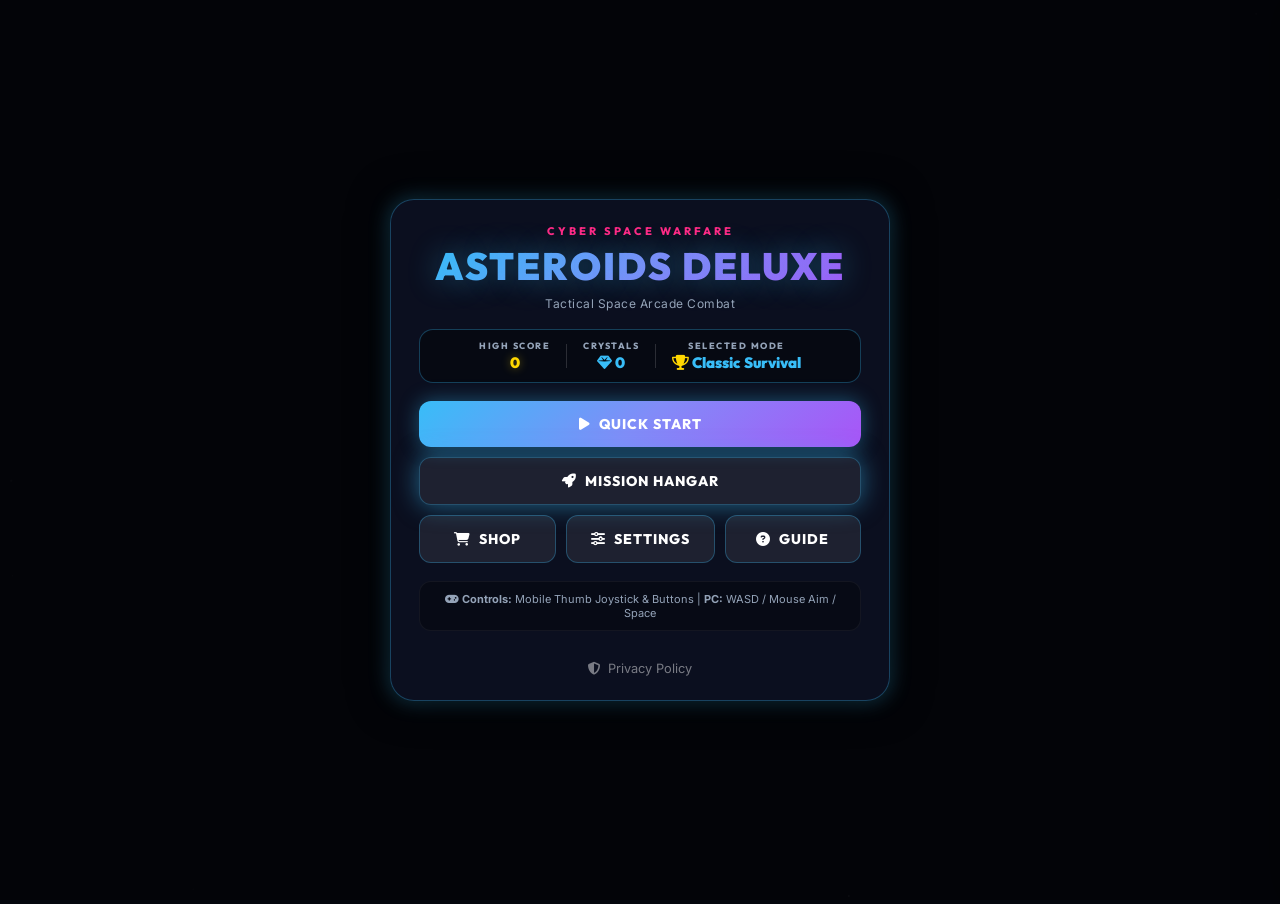
<file: index.html>
<!DOCTYPE html>
<html lang="en">
<head>
    <meta charset="UTF-8" />
    <meta name="viewport" content="width=device-width, initial-scale=1.0, maximum-scale=1.0, user-scalable=no, viewport-fit=cover" />
    <meta name="mobile-web-app-capable" content="yes" />
    <meta name="apple-mobile-web-app-capable" content="yes" />
    <meta name="apple-mobile-web-app-status-bar-style" content="black-translucent" />
    <meta name="theme-color" content="#05070e" />
    <title>Asteroids Deluxe: Cyber Space Warfare</title>
    
    <!-- Google Fonts -->
    <link rel="preconnect" href="https://fonts.googleapis.com" />
    <link rel="preconnect" href="https://fonts.gstatic.com" crossorigin />
    <link href="https://fonts.googleapis.com/css2?family=Outfit:wght@400;600;700;800;900&family=Inter:wght@400;500;600;700&display=swap" rel="stylesheet" />
    
    <!-- FontAwesome 6 Icons -->
    <link rel="stylesheet" href="https://cdnjs.cloudflare.com/ajax/libs/font-awesome/6.5.1/css/all.min.css" />

    <!-- CSS -->
    <link rel="stylesheet" href="css/style.css" />
</head>
<body class="sci-fi-theme">
    <div class="app-viewport">
        <!-- PORTRAIT / LANDSCAPE PROMPT OVERLAY -->
        <div id="landscapePrompt" class="landscape-prompt-overlay">
            <div class="prompt-card">
                <div class="phone-rotate-icon"><i class="fa-solid fa-mobile-screen-button"></i><i class="fa-solid fa-rotate"></i></div>
                <h2>PLEASE ROTATE YOUR DEVICE</h2>
                <p>Asteroids Deluxe is designed for <strong>Mobile Landscape Mode</strong> for maximum tactical view & controls.</p>
                <button id="fullscreenLockBtn" class="btn btn-primary btn-fullscreen">
                    <i class="fa-solid fa-expand"></i> ENTER LANDSCAPE FULLSCREEN
                </button>
            </div>
        </div>

        <!-- CANVAS GAME VIEWPORT -->
        <canvas id="gameCanvas"></canvas>

        <!-- TOP HUD DISPLAY -->
        <header class="hud-top">
            <div class="hud-group">
                <button id="hudBackBtn" class="icon-btn btn-hud-back" title="Back to Menu">
                    <i class="fa-solid fa-arrow-left"></i>
                </button>
                <div class="stat-box">
                    <span class="stat-label">SCORE</span>
                    <span class="stat-value" id="scoreDisplay">000,000</span>
                </div>
                <div class="stat-box">
                    <span class="stat-label">HIGH SCORE</span>
                    <span class="stat-value gold-text" id="highScoreDisplay">000,000</span>
                </div>
                <div class="stat-box">
                    <span class="stat-label">CRYSTALS</span>
                    <span class="stat-value cyan-text" id="crystalDisplay"><i class="fa-solid fa-gem"></i> 0</span>
                </div>

                <!-- COMPACT STAT PILL FOR MOBILE HUD -->
                <div class="mobile-stat-pill" id="mobileStatPill">
                    <span class="mob-stat-item">PTS: <strong id="mobileScore">0</strong></span>
                    <span class="mob-stat-sep">|</span>
                    <span class="mob-stat-item"><i class="fa-solid fa-gem cyan-text"></i> <strong id="mobileCrystals">0</strong></span>
                </div>
            </div>

            <div class="hud-group center-hud">
                <div class="wave-badge" id="waveBadge">WAVE 1</div>
                <div class="wave-objective-box">
                    <span class="wave-objective" id="waveObjective">ASTEROIDS: 8 REMAINING</span>
                    <div class="wave-progress-bar">
                        <div class="wave-progress-fill" id="waveProgressFill" style="width: 0%;"></div>
                    </div>
                </div>
                <!-- Boss Health Bar Container (Hidden by default) -->
                <div class="boss-health-container" id="bossHealthContainer" style="display: none;">
                    <div class="boss-name" id="bossName">ALIEN MOTHERSHIP</div>
                    <div class="boss-health-bar">
                        <div class="boss-health-fill" id="bossHealthFill" style="width: 100%;"></div>
                    </div>
                </div>
            </div>

            <div class="hud-group">
                <div class="lives-container" id="livesContainer">
                    <!-- Ship icons rendered dynamically -->
                </div>
                <button id="shopBtn" class="icon-btn" title="Upgrade Shop">
                    <i class="fa-solid fa-cart-shopping"></i>
                </button>
                <button id="settingsBtn" class="icon-btn" title="Game Settings">
                    <i class="fa-solid fa-sliders"></i>
                </button>
                <button id="soundBtn" class="icon-btn" title="Toggle Sound">
                    <span id="soundIcon"><i class="fa-solid fa-volume-high"></i></span>
                </button>
                <button id="pauseBtn" class="icon-btn" title="Pause Game">
                    <i class="fa-solid fa-pause"></i>
                </button>
            </div>
        </header>

        <!-- MAIN MENU OVERLAY -->
        <div id="startScreen" class="overlay-screen active">
            <div class="screen-card main-menu-card">
                <div class="game-logo">
                    <span class="logo-badge">CYBER SPACE WARFARE</span>
                    <h1 class="logo-title">ASTEROIDS DELUXE</h1>
                    <p class="logo-subtitle">Tactical Space Arcade Combat</p>
                </div>

                <div class="main-menu-stats-badge">
                    <div class="mini-stat">
                        <span class="lbl">HIGH SCORE</span>
                        <span class="val gold-text" id="mainHighScore">000,000</span>
                    </div>
                    <div class="stat-divider"></div>
                    <div class="mini-stat">
                        <span class="lbl">CRYSTALS</span>
                        <span class="val cyan-text" id="vaultCrystalDisplay"><i class="fa-solid fa-gem"></i> 0</span>
                    </div>
                    <div class="stat-divider"></div>
                    <div class="mini-stat">
                        <span class="lbl">SELECTED MODE</span>
                        <span class="val cyan-text" id="mainSelectedMode"><i class="fa-solid fa-trophy text-gold"></i> Survival</span>
                    </div>
                </div>

                <!-- MAIN MENU ACTION BUTTONS -->
                <div class="main-menu-actions">
                    <button id="quickStartBtn" class="btn btn-primary btn-main-play">
                        <i class="fa-solid fa-play"></i> QUICK START
                    </button>
                    <button id="openHangarBtn" class="btn btn-secondary btn-main-play">
                        <i class="fa-solid fa-rocket"></i> MISSION HANGAR
                    </button>
                    <div class="main-menu-sub-actions">
                        <button id="startShopBtn" class="btn btn-secondary btn-main-shop">
                            <i class="fa-solid fa-cart-shopping"></i> SHOP
                        </button>
                        <button id="settingsMenuBtn" class="btn btn-secondary btn-main-settings">
                            <i class="fa-solid fa-sliders"></i> SETTINGS
                        </button>
                        <button id="helpBtn" class="btn btn-secondary btn-main-help">
                            <i class="fa-solid fa-circle-question"></i> GUIDE
                        </button>
                    </div>
                </div>

                <div class="controls-guide">
                    <span><i class="fa-solid fa-gamepad"></i> <strong>Controls:</strong> Mobile Thumb Joystick & Buttons | <strong>PC:</strong> WASD / Mouse Aim / Space</span>
                </div>

                <div class="menu-legal-links" style="margin-top: 0.75rem; text-align: center; font-size: 0.8rem;">
                    <a href="privacy/" style="color: rgba(255, 255, 255, 0.45); text-decoration: none; display: inline-flex; align-items: center; gap: 0.4rem; transition: color 0.2s;" onmouseover="this.style.color='#00f0ff'" onmouseout="this.style.color='rgba(255, 255, 255, 0.45)'">
                        <i class="fa-solid fa-shield-halved"></i> Privacy Policy
                    </a>
                </div>
            </div>
        </div>

        <!-- HANGAR & MISSION SELECT SCREEN OVERLAY -->
        <div id="hangarScreen" class="overlay-screen">
            <div class="screen-card hangar-card">
                <div class="hangar-header">
                    <button id="hangarBackBtn" class="btn btn-secondary btn-back">
                        <i class="fa-solid fa-arrow-left"></i> MENU
                    </button>
                    <div class="hangar-title-group">
                        <span class="logo-badge">STARFIGHTER HANGAR</span>
                        <h2 class="hangar-title">MISSION PREPARATION</h2>
                    </div>
                    <div class="hangar-vault">
                        <span class="cyan-text" id="hangarCrystalDisplay"><i class="fa-solid fa-gem"></i> 0</span>
                    </div>
                </div>

                <!-- SECTION 1: GAME MODE SELECTOR CARDS -->
                <div class="hangar-section">
                    <h3 class="section-title">1. SELECT GAME MODE</h3>
                    <div class="mode-cards-grid">
                        <div class="mode-card active" data-mode="classic" id="modeCardClassic">
                            <div class="mode-icon-box text-gold"><i class="fa-solid fa-trophy"></i></div>
                            <div class="mode-info">
                                <div class="mode-name">Classic Survival</div>
                                <div class="mode-desc">Infinite waves. Alien Mothership Boss spawns every 5 waves.</div>
                            </div>
                            <span class="mode-badge">STANDARD</span>
                        </div>

                        <div class="mode-card" data-mode="timerush" id="modeCardTimerush">
                            <div class="mode-icon-box text-cyan"><i class="fa-solid fa-stopwatch"></i></div>
                            <div class="mode-info">
                                <div class="mode-name">Time Rush (3m)</div>
                                <div class="mode-desc">Score max points in 3 minutes. Instant respawns with score penalty.</div>
                            </div>
                            <span class="mode-badge gold-badge">RACE</span>
                        </div>

                        <div class="mode-card" data-mode="bossrush" id="modeCardBossrush">
                            <div class="mode-icon-box text-danger"><i class="fa-solid fa-skull"></i></div>
                            <div class="mode-info">
                                <div class="mode-name">Boss Rush</div>
                                <div class="mode-desc">Face continuous enraged Alien Motherships with escalating power.</div>
                            </div>
                            <span class="mode-badge danger-badge">HARDCORE</span>
                        </div>
                    </div>
                </div>

                <!-- SECTION 2: STARFIGHTER SELECTION & CANVAS PREVIEW -->
                <div class="hangar-section">
                    <h3 class="section-title">2. SELECT STARFIGHTER</h3>

                    <!-- LIVE HANGAR CANVAS PREVIEW & STATS DISPLAY -->
                    <div class="ship-hangar-display">
                        <div class="ship-canvas-box">
                            <canvas id="hangarShipCanvas" width="180" height="140"></canvas>
                            <span class="preview-tag">LIVE PREVIEW</span>
                        </div>
                        <div class="ship-details-box" id="hangarShipDetails">
                            <h4 class="ship-active-name" id="shipActiveName">Viper Fighter</h4>
                            <p class="ship-active-desc" id="shipActiveDesc">High speed, sharp handling & rapid laser output.</p>
                            <div class="ship-stat-bars">
                                <div class="stat-bar-row">
                                    <span>SPEED</span>
                                    <div class="bar-track"><div class="bar-fill" id="barSpeed" style="width: 80%;"></div></div>
                                </div>
                                <div class="stat-bar-row">
                                    <span>ARMOR</span>
                                    <div class="bar-track"><div class="bar-fill" id="barArmor" style="width: 50%;"></div></div>
                                </div>
                                <div class="stat-bar-row">
                                    <span>FIREPOWER</span>
                                    <div class="bar-track"><div class="bar-fill" id="barFirepower" style="width: 75%;"></div></div>
                                </div>
                            </div>
                        </div>
                    </div>

                    <!-- UNIFIED RESPONSIVE STARFIGHTER CARDS GRID -->
                    <div class="ship-select-grid">
                        <!-- Viper Fighter -->
                        <div class="ship-card selected" data-ship="viper" id="shipCardViper">
                            <div class="ship-icon-box viper-glow"><i class="fa-solid fa-bolt-lightning"></i></div>
                            <h3 class="ship-name">Viper Fighter</h3>
                            <p class="ship-desc">High speed, sharp handling & rapid laser output.</p>
                            <div class="ship-stats">
                                <span class="stat-pill">Speed: 9/10</span>
                                <span class="stat-pill">Armor: 5/10</span>
                                <span class="stat-pill">Fire Rate: 8/10</span>
                            </div>
                        </div>

                        <!-- Titan Cruiser -->
                        <div class="ship-card locked" data-ship="titan" id="shipCardTitan">
                            <div class="lock-overlay" id="lockOverlayTitan">
                                <div class="lock-icon-box"><i class="fa-solid fa-lock"></i></div>
                                <span class="lock-cost"><i class="fa-solid fa-gem cyan-text"></i> 150</span>
                                <button class="btn btn-primary btn-unlock" id="unlockTitanBtn"><i class="fa-solid fa-key"></i> UNLOCK SHIP</button>
                            </div>
                            <div class="ship-icon-box titan-glow"><i class="fa-solid fa-shield-halved"></i></div>
                            <h3 class="ship-name">Titan Cruiser</h3>
                            <p class="ship-desc">Heavy armor, dual pulse cannons & blast shield.</p>
                            <div class="ship-stats">
                                <span class="stat-pill">Speed: 6/10</span>
                                <span class="stat-pill">Armor: 10/10</span>
                                <span class="stat-pill">Fire Rate: 7/10</span>
                            </div>
                        </div>

                        <!-- Quantum Phantom -->
                        <div class="ship-card locked" data-ship="quantum" id="shipCardQuantum">
                            <div class="lock-overlay" id="lockOverlayQuantum">
                                <div class="lock-icon-box"><i class="fa-solid fa-lock"></i></div>
                                <span class="lock-cost"><i class="fa-solid fa-gem cyan-text"></i> 300</span>
                                <button class="btn btn-primary btn-unlock" id="unlockQuantumBtn"><i class="fa-solid fa-key"></i> UNLOCK SHIP</button>
                            </div>
                            <div class="ship-icon-box quantum-glow"><i class="fa-solid fa-atom"></i></div>
                            <h3 class="ship-name">Quantum Phantom</h3>
                            <p class="ship-desc">Stealth phase-dash, homing missiles & warp tech.</p>
                            <div class="ship-stats">
                                <span class="stat-pill">Speed: 8/10</span>
                                <span class="stat-pill">Armor: 6/10</span>
                                <span class="stat-pill">Fire Rate: 9/10</span>
                            </div>
                        </div>
                    </div>
                </div>

                <div class="hangar-actions">
                    <button id="startGameBtn" class="btn btn-primary btn-launch">
                        <i class="fa-solid fa-rocket"></i> LAUNCH MISSION
                    </button>
                </div>
            </div>
        </div>

        <!-- UPGRADE SHOP DRAWER OVERLAY -->
        <div id="shopDrawer" class="overlay-drawer">
            <div class="drawer-content">
                <div class="drawer-header">
                    <h2><i class="fa-solid fa-cart-shopping"></i> SPACE CRYSTAL UPGRADE SHOP</h2>
                    <button id="closeShopBtn" class="close-btn">&times;</button>
                </div>
                <div class="shop-balance">
                    Available Crystals: <span class="cyan-text" id="shopCrystalCount"><i class="fa-solid fa-gem"></i> 0</span>
                </div>
                <div class="shop-items-grid">
                    <!-- Laser Power -->
                    <div class="shop-item">
                        <div class="item-icon-box text-cyan"><i class="fa-solid fa-bolt-lightning"></i></div>
                        <div class="item-details">
                            <h3>Plasma Laser Power</h3>
                            <p>Increase laser damage & size</p>
                            <div class="item-level" id="levelLaser">Lvl 1/5</div>
                        </div>
                        <button class="btn btn-primary buy-btn" id="buyLaserBtn" data-upgrade="laser">
                            <i class="fa-solid fa-gem"></i> <span id="costLaser">50</span>
                        </button>
                    </div>

                    <!-- Fire Rate -->
                    <div class="shop-item">
                        <div class="item-icon-box text-pink"><i class="fa-solid fa-fire-flame-curved"></i></div>
                        <div class="item-details">
                            <h3>Rapid Cannon Pulse</h3>
                            <p>Faster firing velocity & shorter delay</p>
                            <div class="item-level" id="levelFirerate">Lvl 1/5</div>
                        </div>
                        <button class="btn btn-primary buy-btn" id="buyFirerateBtn" data-upgrade="firerate">
                            <i class="fa-solid fa-gem"></i> <span id="costFirerate">40</span>
                        </button>
                    </div>

                    <!-- Shield Capacity -->
                    <div class="shop-item">
                        <div class="item-icon-box text-green"><i class="fa-solid fa-shield-halved"></i></div>
                        <div class="item-details">
                            <h3>Force Shield Generator</h3>
                            <p>Absorb collision damage & hazards</p>
                            <div class="item-level" id="levelShield">Lvl 1/5</div>
                        </div>
                        <button class="btn btn-primary buy-btn" id="buyShieldBtn" data-upgrade="shield">
                            <i class="fa-solid fa-gem"></i> <span id="costShield">60</span>
                        </button>
                    </div>

                    <!-- Bomb Capacity -->
                    <div class="shop-item">
                        <div class="item-icon-box text-purple"><i class="fa-solid fa-bomb"></i></div>
                        <div class="item-details">
                            <h3>EMP Smart Bomb Charge</h3>
                            <p>Destroys all asteroids & UFOs in radius</p>
                            <div class="item-level" id="levelBomb">Lvl 1/3</div>
                        </div>
                        <button class="btn btn-primary buy-btn" id="buyBombBtn" data-upgrade="bomb">
                            <i class="fa-solid fa-gem"></i> <span id="costBomb">75</span>
                        </button>
                    </div>

                    <!-- Crystal Magnet -->
                    <div class="shop-item">
                        <div class="item-icon-box text-gold"><i class="fa-solid fa-magnet"></i></div>
                        <div class="item-details">
                            <h3>Crystal Magnet Field</h3>
                            <p>Attract floating crystals from a distance</p>
                            <div class="item-level" id="levelMagnet">Lvl 1/5</div>
                        </div>
                        <button class="btn btn-primary buy-btn" id="buyMagnetBtn" data-upgrade="magnet">
                            <i class="fa-solid fa-gem"></i> <span id="costMagnet">40</span>
                        </button>
                    </div>

                    <!-- Extra Life Repair -->
                    <div class="shop-item">
                        <div class="item-icon-box text-danger"><i class="fa-solid fa-heart-pulse"></i></div>
                        <div class="item-details">
                            <h3>Hull Repair / Extra Life</h3>
                            <p>Add 1 extra life to current starfighter</p>
                            <div class="item-level" id="levelLife">Instant</div>
                        </div>
                        <button class="btn btn-primary buy-btn" id="buyLifeBtn" data-upgrade="life">
                            <i class="fa-solid fa-gem"></i> <span id="costLife">100</span>
                        </button>
                    </div>
                </div>
            </div>
        </div>

        <!-- GAME SETTINGS MODAL -->
        <div id="settingsModal" class="overlay-screen">
            <div class="screen-card settings-card">
                <div class="drawer-header">
                    <h2><i class="fa-solid fa-sliders"></i> GAME & AUDIO SETTINGS</h2>
                    <button id="closeSettingsBtn" class="close-btn">&times;</button>
                </div>
                
                <div class="settings-group">
                    <!-- Ship Movement / Thruster Speed Slider -->
                    <div class="setting-row">
                        <div class="setting-info">
                            <label for="speedSlider" class="setting-label">
                                <i class="fa-solid fa-rocket text-pink"></i> Thruster / Ship Speed
                            </label>
                            <p class="setting-desc">Adjust starfighter propulsion & max velocity (0.1x – 1.5x)</p>
                        </div>
                        <div class="setting-control">
                            <input type="range" id="speedSlider" min="0.1" max="1.5" step="0.05" value="1.0" class="cyber-range" />
                            <span id="speedVal" class="setting-value-badge">1.00x</span>
                        </div>
                    </div>

                    <!-- Control Sensitivity Slider -->
                    <div class="setting-row">
                        <div class="setting-info">
                            <label for="sensitivitySlider" class="setting-label">
                                <i class="fa-solid fa-gauge-high text-cyan"></i> Steering Sensitivity
                            </label>
                            <p class="setting-desc">Adjust steering & aiming response speed (0.5x – 3.0x)</p>
                        </div>
                        <div class="setting-control">
                            <input type="range" id="sensitivitySlider" min="0.5" max="3.0" step="0.1" value="1.0" class="cyber-range" />
                            <span id="sensitivityVal" class="setting-value-badge">1.0x</span>
                        </div>
                    </div>

                    <!-- Background Music Volume Slider -->
                    <div class="setting-row">
                        <div class="setting-info">
                            <label for="musicVolumeSlider" class="setting-label">
                                <i class="fa-solid fa-satellite-dish text-purple"></i> Cosmic BGM Volume
                            </label>
                            <p class="setting-desc">Deep-space procedural synthesizer & nebula drone (0% – 100%)</p>
                        </div>
                        <div class="setting-control">
                            <input type="range" id="musicVolumeSlider" min="0" max="1" step="0.05" value="0.7" class="cyber-range" />
                            <span id="musicVolumeVal" class="setting-value-badge">70%</span>
                        </div>
                    </div>

                    <!-- SFX Volume Slider -->
                    <div class="setting-row">
                        <div class="setting-info">
                            <label for="sfxVolumeSlider" class="setting-label">
                                <i class="fa-solid fa-volume-high text-green"></i> Sound Effects (SFX) Volume
                            </label>
                            <p class="setting-desc">Laser blasts, explosions, warp phase & alarms (0% – 100%)</p>
                        </div>
                        <div class="setting-control">
                            <input type="range" id="sfxVolumeSlider" min="0" max="1" step="0.05" value="0.8" class="cyber-range" />
                            <span id="sfxVolumeVal" class="setting-value-badge">80%</span>
                        </div>
                    </div>
                </div>

                <button id="saveSettingsBtn" class="btn btn-primary" style="align-self: center; margin-top: 10px;">
                    <i class="fa-solid fa-check"></i> SAVE & APPLY
                </button>
            </div>
        </div>

        <!-- HOW TO PLAY & CONTROLS TUTORIAL MODAL -->
        <div id="helpModal" class="overlay-screen">
            <div class="screen-card help-card">
                <div class="drawer-header">
                    <h2><i class="fa-solid fa-circle-question"></i> COMMANDER'S TACTICAL GUIDE</h2>
                    <button id="closeHelpBtn" class="close-btn">&times;</button>
                </div>
                <div class="help-grid">
                    <div class="help-box">
                        <h3><i class="fa-solid fa-desktop"></i> PC Controls</h3>
                        <p><strong>WASD / Arrow Keys</strong> — Steer & Thrust</p>
                        <p><strong>SPACE / Left-Click</strong> — Auto Fire</p>
                        <p><strong>SHIFT / Right-Click</strong> — Quantum Phase Dash</p>
                        <p><strong>E / B</strong> — EMP Smart Bomb</p>
                    </div>
                    <div class="help-box">
                        <h3><i class="fa-solid fa-mobile-screen-button"></i> Mobile Touch Controls</h3>
                        <p><strong>Left Thumb Joystick</strong> — Inner Ring: Aim & Steer; Outer: Smooth Thrust</p>
                        <p><strong><i class="fa-solid fa-fire-flame-curved"></i> Button</strong> — Auto Fire</p>
                        <p><strong><i class="fa-solid fa-atom"></i> Button</strong> — Quantum Dash</p>
                        <p><strong><i class="fa-solid fa-bomb"></i> Button</strong> — EMP Bomb Clear</p>
                    </div>
                    <div class="help-box">
                        <h3><i class="fa-solid fa-gem"></i> Economy & Crystals</h3>
                        <p>Destroy Asteroids & UFOs to drop Space Crystals. Collect crystals to permanently unlock <strong>Titan Cruiser</strong> & <strong>Quantum Phantom</strong> or purchase <strong>Hangar Upgrades</strong>!</p>
                    </div>
                    <div class="help-box">
                        <h3><i class="fa-solid fa-trophy"></i> Game Modes & Bosses</h3>
                        <p><strong>Classic:</strong> Infinite survival with Mothership Boss every 5 waves.</p>
                        <p><strong>Time Rush:</strong> Score max points in 3 minutes.</p>
                        <p><strong>Boss Rush:</strong> Face continuous enraged Alien Motherships.</p>
                    </div>
                </div>
                <button id="gotitBtn" class="btn btn-primary" style="align-self: center; margin-top: 10px;">
                    Got It, Commander! <i class="fa-solid fa-check"></i>
                </button>
            </div>
        </div>

        <!-- PAUSE MODAL -->
        <div id="statusModal" class="overlay-screen">
            <div class="screen-card modal-card">
                <div class="modal-icon-badge">
                    <i class="fa-solid fa-pause text-cyan"></i>
                </div>
                <h1 class="modal-title">GAME PAUSED</h1>
                <p class="modal-subtitle">Mission on hold. Resume when ready, Commander.</p>

                <div class="modal-button-group">
                    <button id="resumeBtn" class="btn btn-primary">
                        <i class="fa-solid fa-play"></i> RESUME MISSION
                    </button>
                    <button id="restartBtn" class="btn btn-secondary">
                        <i class="fa-solid fa-rotate-right"></i> RESTART RUN
                    </button>
                    <button id="modalShopBtn" class="btn btn-secondary">
                        <i class="fa-solid fa-cart-shopping"></i> UPGRADE SHOP
                    </button>
                    <button id="hangarBtn" class="btn btn-secondary">
                        <i class="fa-solid fa-rocket"></i> MISSION HANGAR
                    </button>
                </div>
            </div>
        </div>

        <!-- DEDICATED GAME OVER SCREEN -->
        <div id="gameOverModal" class="overlay-screen">
            <div class="screen-card modal-card game-over-card">
                <div class="modal-icon-badge game-over-badge" id="goIconBox">
                    <i class="fa-solid fa-skull text-danger"></i>
                </div>
                <h1 class="modal-title game-over-title" id="goTitle">GAME OVER</h1>
                <p class="modal-subtitle" id="goSubtitle">Your starfighter was destroyed in the deep void.</p>

                <div class="stats-summary-grid">
                    <div class="summary-box">
                        <span class="summary-num gold-text" id="goScore">0</span>
                        <span class="summary-lbl">FINAL SCORE</span>
                    </div>
                    <div class="summary-box">
                        <span class="summary-num cyan-text" id="goWave">1</span>
                        <span class="summary-lbl">WAVE REACHED</span>
                    </div>
                    <div class="summary-box">
                        <span class="summary-num purple-text" id="goTargets">0</span>
                        <span class="summary-lbl">TARGETS DESTROYED</span>
                    </div>
                    <div class="summary-box">
                        <span class="summary-num cyan-text" id="goCrystals"><i class="fa-solid fa-gem"></i> 0</span>
                        <span class="summary-lbl">RUN CRYSTALS</span>
                    </div>
                </div>

                <div class="modal-button-group">
                    <button id="goRestartBtn" class="btn btn-primary btn-game-over-primary">
                        <i class="fa-solid fa-rotate-right"></i> PLAY AGAIN
                    </button>
                    <div class="game-over-sub-actions">
                        <button id="goShopBtn" class="btn btn-secondary">
                            <i class="fa-solid fa-cart-shopping"></i> UPGRADE SHOP
                        </button>
                        <button id="goHangarBtn" class="btn btn-secondary">
                            <i class="fa-solid fa-rocket"></i> HANGAR
                        </button>
                    </div>
                </div>
            </div>
        </div>

        <!-- TOUCH VIRTUAL JOYSTICK & CONTROLS FOR MOBILE LANDSCAPE -->
        <div class="mobile-controls-overlay" id="mobileControls">
            <div class="touch-zone left-zone" id="joystickZone">
                <div class="joystick-base" id="joystickBase">
                    <div class="joystick-ring"></div>
                    <div class="joystick-stick" id="joystickStick"></div>
                </div>
            </div>
            <div class="touch-zone right-zone">
                <button class="touch-action-btn special-btn" id="touchSpecialBtn" title="Quantum Dash">
                    <i class="fa-solid fa-atom"></i>
                </button>
                <button class="touch-action-btn bomb-btn" id="touchBombBtn" title="EMP Bomb">
                    <i class="fa-solid fa-bomb"></i><span class="bomb-badge" id="touchBombCount">2</span>
                </button>
                <button class="touch-action-btn fire-btn" id="touchFireBtn" title="Auto Fire">
                    <i class="fa-solid fa-fire-flame-curved"></i>
                </button>
            </div>
        </div>
    </div>

    <!-- SCRIPTS -->
    <script type="module" src="js/audio.js"></script>
    <script type="module" src="js/particles.js"></script>
    <script type="module" src="js/entities.js"></script>
    <script type="module" src="js/shop.js"></script>
    <script type="module" src="js/game.js"></script>
    <script type="module" src="js/app.js"></script>
</body>
</html>
</file>
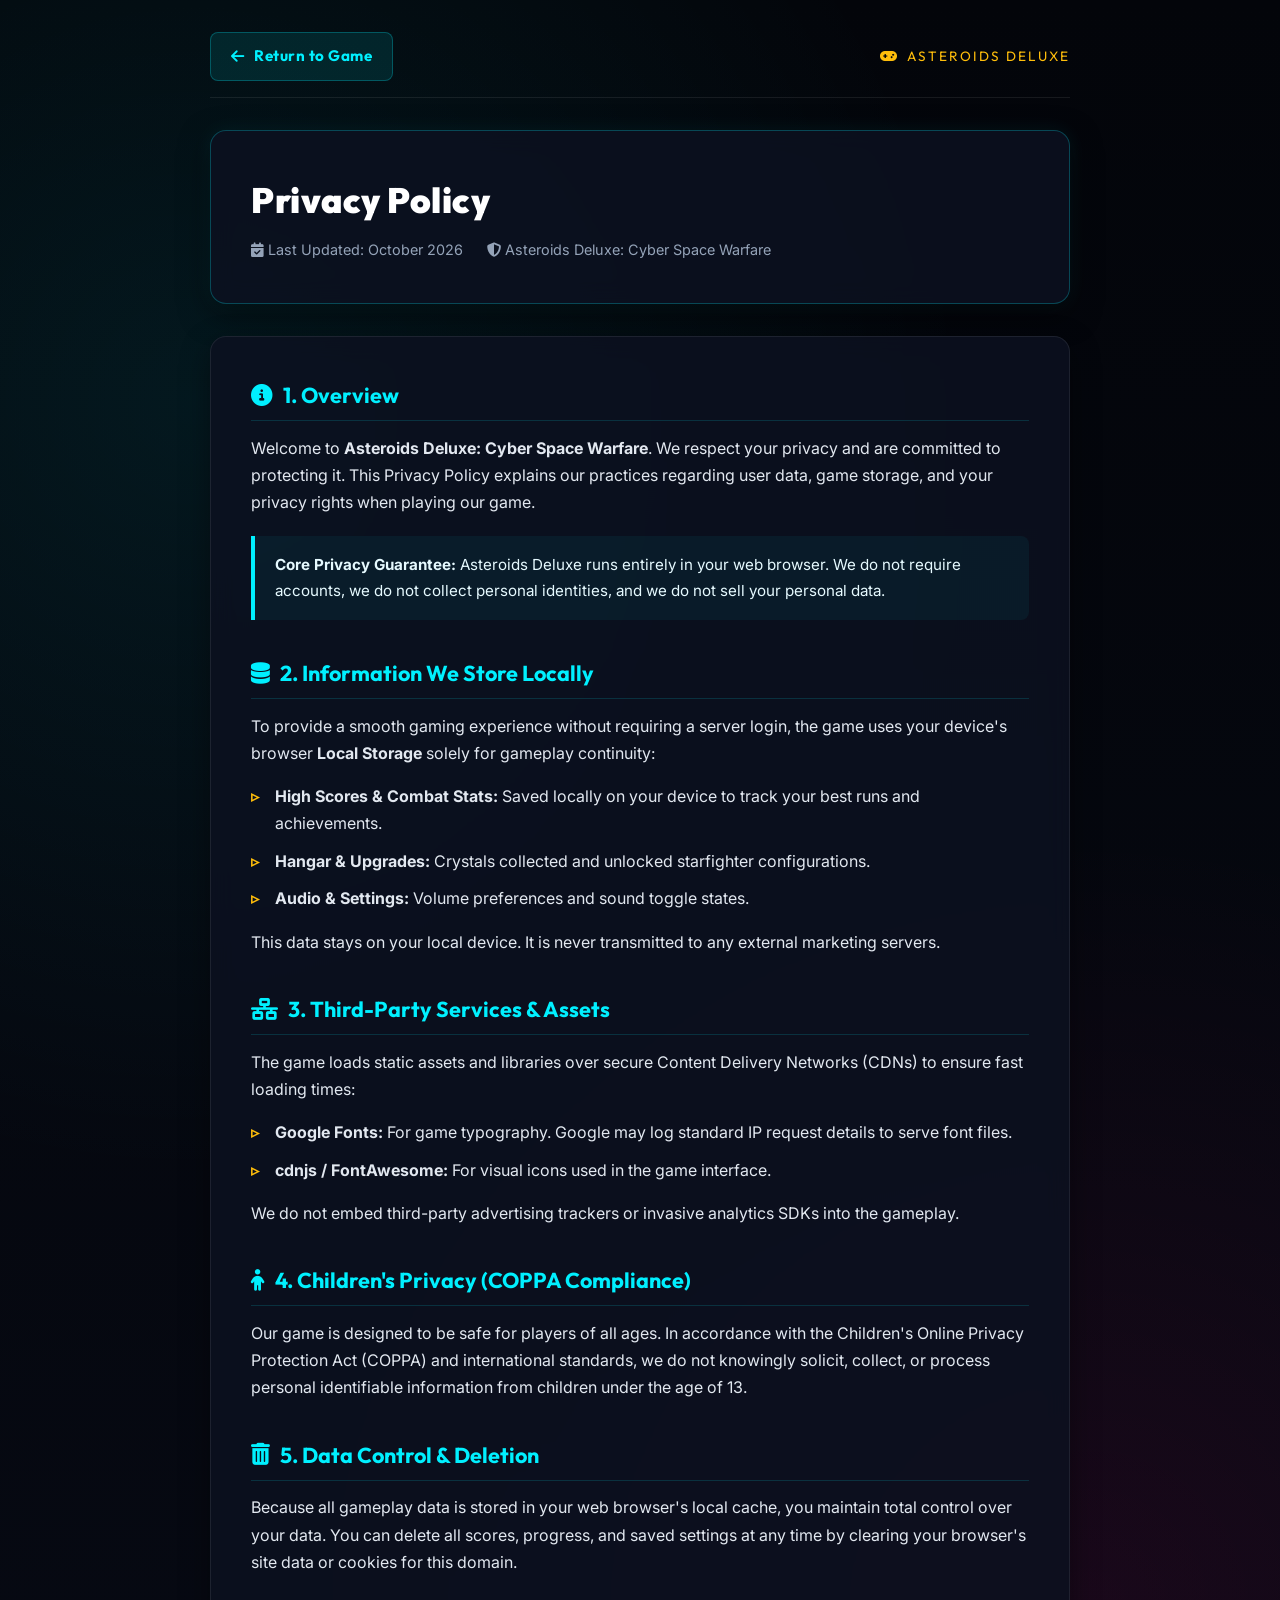
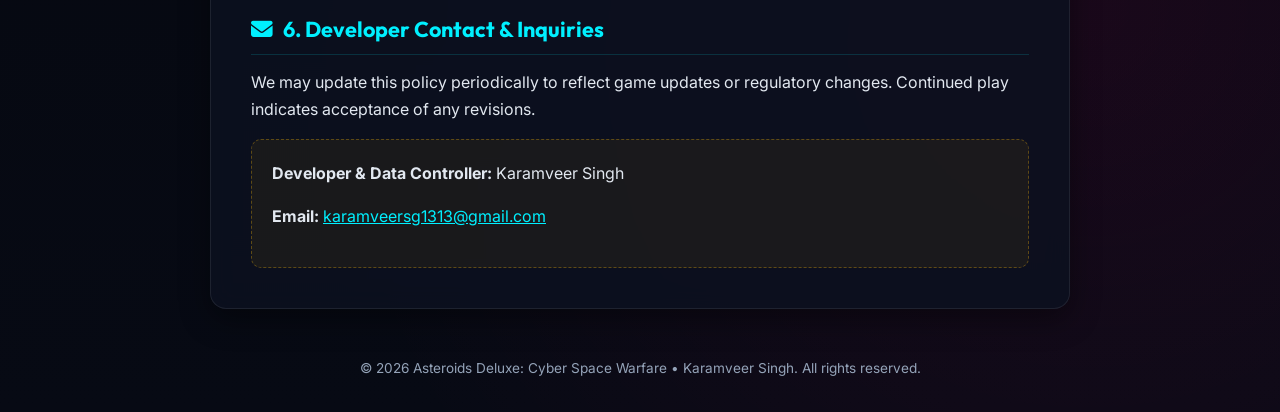
<file: privacy/index.html>
<!DOCTYPE html>
<html lang="en">
<head>
    <meta charset="UTF-8" />
    <meta name="viewport" content="width=device-width, initial-scale=1.0, maximum-scale=5.0" />
    <meta name="theme-color" content="#05070e" />
    <title>Privacy Policy - Asteroids Deluxe: Cyber Space Warfare</title>
    
    <!-- Google Fonts -->
    <link rel="preconnect" href="https://fonts.googleapis.com" />
    <link rel="preconnect" href="https://fonts.gstatic.com" crossorigin />
    <link href="https://fonts.googleapis.com/css2?family=Outfit:wght@400;600;700;800;900&family=Inter:wght@400;500;600;700&display=swap" rel="stylesheet" />
    
    <!-- FontAwesome 6 Icons -->
    <link rel="stylesheet" href="https://cdnjs.cloudflare.com/ajax/libs/font-awesome/6.5.1/css/all.min.css" />

    <style>
        :root {
            --bg-deep: #05070e;
            --bg-card: rgba(12, 17, 32, 0.85);
            --border-glow: rgba(0, 240, 255, 0.25);
            --accent-cyan: #00f0ff;
            --accent-gold: #ffbe0b;
            --accent-magenta: #ff007f;
            --text-main: #e2e8f0;
            --text-muted: #94a3b8;
            --font-display: 'Outfit', sans-serif;
            --font-body: 'Inter', sans-serif;
        }

        * {
            box-sizing: border-box;
            margin: 0;
            padding: 0;
        }

        body {
            background-color: var(--bg-deep);
            background-image: 
                radial-gradient(circle at 15% 20%, rgba(0, 240, 255, 0.08) 0%, transparent 40%),
                radial-gradient(circle at 85% 80%, rgba(255, 0, 127, 0.08) 0%, transparent 40%),
                linear-gradient(to bottom, #03050a, #070a14);
            color: var(--text-main);
            font-family: var(--font-body);
            line-height: 1.7;
            min-height: 100vh;
            padding: 2rem 1rem;
        }

        .container {
            max-width: 860px;
            margin: 0 auto;
        }

        .nav-bar {
            display: flex;
            align-items: center;
            justify-content: space-between;
            margin-bottom: 2rem;
            padding-bottom: 1rem;
            border-bottom: 1px solid rgba(255, 255, 255, 0.08);
        }

        .btn-back {
            display: inline-flex;
            align-items: center;
            gap: 0.6rem;
            padding: 0.65rem 1.25rem;
            background: rgba(0, 240, 255, 0.1);
            color: var(--accent-cyan);
            border: 1px solid var(--border-glow);
            border-radius: 8px;
            font-family: var(--font-display);
            font-weight: 700;
            text-decoration: none;
            font-size: 0.95rem;
            letter-spacing: 0.5px;
            transition: all 0.2s ease;
        }

        .btn-back:hover {
            background: rgba(0, 240, 255, 0.2);
            box-shadow: 0 0 15px rgba(0, 240, 255, 0.3);
            transform: translateX(-3px);
        }

        .brand-badge {
            font-family: var(--font-display);
            font-size: 0.85rem;
            text-transform: uppercase;
            letter-spacing: 2px;
            color: var(--accent-gold);
            display: flex;
            align-items: center;
            gap: 0.5rem;
        }

        .header-card {
            background: var(--bg-card);
            border: 1px solid var(--border-glow);
            border-radius: 16px;
            padding: 2.5rem;
            margin-bottom: 2rem;
            box-shadow: 0 10px 30px rgba(0, 0, 0, 0.5), 0 0 20px rgba(0, 240, 255, 0.08);
            backdrop-filter: blur(12px);
        }

        .header-card h1 {
            font-family: var(--font-display);
            font-size: 2.2rem;
            font-weight: 900;
            color: #ffffff;
            margin-bottom: 0.5rem;
            letter-spacing: 0.5px;
        }

        .header-meta {
            color: var(--text-muted);
            font-size: 0.9rem;
            display: flex;
            flex-wrap: wrap;
            gap: 1.5rem;
            align-items: center;
        }

        .content-card {
            background: var(--bg-card);
            border: 1px solid rgba(255, 255, 255, 0.08);
            border-radius: 16px;
            padding: 2.5rem;
            box-shadow: 0 10px 30px rgba(0, 0, 0, 0.4);
            backdrop-filter: blur(12px);
        }

        .section {
            margin-bottom: 2.2rem;
        }

        .section:last-child {
            margin-bottom: 0;
        }

        .section h2 {
            font-family: var(--font-display);
            color: var(--accent-cyan);
            font-size: 1.35rem;
            font-weight: 700;
            margin-bottom: 0.85rem;
            display: flex;
            align-items: center;
            gap: 0.65rem;
            border-bottom: 1px solid rgba(0, 240, 255, 0.15);
            padding-bottom: 0.4rem;
        }

        .section p {
            color: var(--text-main);
            margin-bottom: 1rem;
            font-size: 1rem;
        }

        .section ul {
            list-style: none;
            padding-left: 0;
            margin-bottom: 1rem;
        }

        .section ul li {
            position: relative;
            padding-left: 1.5rem;
            margin-bottom: 0.65rem;
            color: var(--text-main);
        }

        .section ul li::before {
            content: "▹";
            position: absolute;
            left: 0;
            color: var(--accent-gold);
            font-weight: bold;
        }

        .highlight-box {
            background: rgba(0, 240, 255, 0.05);
            border-left: 4px solid var(--accent-cyan);
            padding: 1rem 1.25rem;
            border-radius: 0 8px 8px 0;
            margin: 1.25rem 0;
        }

        .highlight-box p {
            margin-bottom: 0;
            color: #e6faff;
            font-size: 0.95rem;
        }

        .contact-box {
            background: rgba(255, 190, 11, 0.06);
            border: 1px dashed rgba(255, 190, 11, 0.3);
            border-radius: 10px;
            padding: 1.25rem;
            margin-top: 1rem;
        }

        .footer {
            text-align: center;
            margin-top: 3rem;
            color: var(--text-muted);
            font-size: 0.85rem;
        }

        @media (max-width: 640px) {
            .header-card, .content-card {
                padding: 1.5rem;
            }
            .header-card h1 {
                font-size: 1.7rem;
            }
        }
    </style>
</head>
<body>
    <div class="container">
        <nav class="nav-bar">
            <a href="../" class="btn-back">
                <i class="fa-solid fa-arrow-left"></i> Return to Game
            </a>
            <div class="brand-badge">
                <i class="fa-solid fa-gamepad"></i> Asteroids Deluxe
            </div>
        </nav>

        <header class="header-card">
            <h1>Privacy Policy</h1>
            <div class="header-meta">
                <span><i class="fa-solid fa-calendar-check"></i> Last Updated: October 2026</span>
                <span><i class="fa-solid fa-shield-halved"></i> Asteroids Deluxe: Cyber Space Warfare</span>
            </div>
        </header>

        <main class="content-card">
            <section class="section">
                <h2><i class="fa-solid fa-circle-info"></i> 1. Overview</h2>
                <p>Welcome to <strong>Asteroids Deluxe: Cyber Space Warfare</strong>. We respect your privacy and are committed to protecting it. This Privacy Policy explains our practices regarding user data, game storage, and your privacy rights when playing our game.</p>
                <div class="highlight-box">
                    <p><strong>Core Privacy Guarantee:</strong> Asteroids Deluxe runs entirely in your web browser. We do not require accounts, we do not collect personal identities, and we do not sell your personal data.</p>
                </div>
            </section>

            <section class="section">
                <h2><i class="fa-solid fa-database"></i> 2. Information We Store Locally</h2>
                <p>To provide a smooth gaming experience without requiring a server login, the game uses your device's browser <strong>Local Storage</strong> solely for gameplay continuity:</p>
                <ul>
                    <li><strong>High Scores & Combat Stats:</strong> Saved locally on your device to track your best runs and achievements.</li>
                    <li><strong>Hangar & Upgrades:</strong> Crystals collected and unlocked starfighter configurations.</li>
                    <li><strong>Audio & Settings:</strong> Volume preferences and sound toggle states.</li>
                </ul>
                <p>This data stays on your local device. It is never transmitted to any external marketing servers.</p>
            </section>

            <section class="section">
                <h2><i class="fa-solid fa-network-wired"></i> 3. Third-Party Services & Assets</h2>
                <p>The game loads static assets and libraries over secure Content Delivery Networks (CDNs) to ensure fast loading times:</p>
                <ul>
                    <li><strong>Google Fonts:</strong> For game typography. Google may log standard IP request details to serve font files.</li>
                    <li><strong>cdnjs / FontAwesome:</strong> For visual icons used in the game interface.</li>
                </ul>
                <p>We do not embed third-party advertising trackers or invasive analytics SDKs into the gameplay.</p>
            </section>

            <section class="section">
                <h2><i class="fa-solid fa-child"></i> 4. Children's Privacy (COPPA Compliance)</h2>
                <p>Our game is designed to be safe for players of all ages. In accordance with the Children's Online Privacy Protection Act (COPPA) and international standards, we do not knowingly solicit, collect, or process personal identifiable information from children under the age of 13.</p>
            </section>

            <section class="section">
                <h2><i class="fa-solid fa-trash-can"></i> 5. Data Control & Deletion</h2>
                <p>Because all gameplay data is stored in your web browser's local cache, you maintain total control over your data. You can delete all scores, progress, and saved settings at any time by clearing your browser's site data or cookies for this domain.</p>
            </section>

            <section class="section">
                <h2><i class="fa-solid fa-envelope"></i> 6. Developer Contact & Inquiries</h2>
                <p>We may update this policy periodically to reflect game updates or regulatory changes. Continued play indicates acceptance of any revisions.</p>
                <div class="contact-box">
                    <p><strong>Developer & Data Controller:</strong> Karamveer Singh</p>
                    <p style="margin-top: 0.4rem;"><strong>Email:</strong> <a href="mailto:karamveersg1313@gmail.com" style="color: var(--accent-cyan); text-decoration: underline;">karamveersg1313@gmail.com</a></p>
                </div>
            </section>
        </main>

        <footer class="footer">
            <p>&copy; 2026 Asteroids Deluxe: Cyber Space Warfare &bull; Karamveer Singh. All rights reserved.</p>
        </footer>
    </div>
</body>
</html>
</file>
<file: css/style.css>
/* ============================================
   ASTEROIDS DELUXE - CYBER DESIGN SYSTEM
   ============================================ */

/* Game canvas cursor */
#gameCanvas {
    cursor: crosshair;
}

:root {
    --font-heading: 'Outfit', sans-serif;
    --font-body: 'Inter', sans-serif;
    
    --bg-dark: #05070e;
    --surface-glass: rgba(13, 18, 36, 0.85);
    --surface-border: rgba(56, 189, 248, 0.3);
    
    --neon-cyan: #38bdf8;
    --neon-pink: #ff2a85;
    --neon-gold: #ffd700;
    --neon-green: #00f5d4;
    --neon-purple: #a855f7;
    --neon-danger: #ef4444;
    
    --gradient-primary: linear-gradient(135deg, #38bdf8, #818cf8, #a855f7);
    --gradient-gold: linear-gradient(135deg, #ffd700, #f59e0b, #d97706);
    --shadow-neon: 0 0 20px rgba(56, 189, 248, 0.4);
    
    --border-radius: 16px;
    --transition: all 0.3s cubic-bezier(0.4, 0, 0.2, 1);
}

/* Custom Translucent Scrollbars */
::-webkit-scrollbar {
    width: 6px;
    height: 6px;
}
::-webkit-scrollbar-track {
    background: transparent;
}
::-webkit-scrollbar-thumb {
    background: rgba(56, 189, 248, 0.35);
    border-radius: 6px;
}
::-webkit-scrollbar-thumb:hover {
    background: rgba(56, 189, 248, 0.65);
}

button {
    background: none;
    border: none;
    font-family: inherit;
    color: inherit;
    cursor: pointer;
    outline: none;
    -webkit-tap-highlight-color: transparent;
}

* {
    margin: 0;
    padding: 0;
    box-sizing: border-box;
    user-select: none;
    -webkit-user-select: none;
    touch-action: none;
    -webkit-touch-callout: none;
    -webkit-tap-highlight-color: transparent;
}

/* Allow Touch Scrolling & Dragging on all UI overlays, cards, settings, drawers, and grids */
.overlay-screen,
.overlay-screen *,
.overlay-drawer,
.overlay-drawer *,
.drawer-content,
.screen-card,
.modal-card,
.help-card,
.settings-card,
.game-over-card,
.shop-items-grid,
.mode-cards-grid,
.mode-card,
.ship-details-box,
.settings-group,
.setting-row,
.help-grid,
.help-box,
.stats-summary-grid,
.summary-box {
    touch-action: pan-y !important;
    -webkit-overflow-scrolling: touch;
}

.ship-select-grid,
.ship-select-grid * {
    touch-action: pan-x pan-y !important;
    -webkit-overflow-scrolling: touch;
}

body, html {
    width: 100%;
    height: 100%;
    overflow: hidden;
    background: var(--bg-dark);
    font-family: var(--font-body);
    color: #ffffff;
    position: fixed;
}

/* PORTRAIT LANDSCAPE LOCK PROMPT */
.landscape-prompt-overlay {
    display: none;
    position: fixed;
    top: 0;
    left: 0;
    width: 100vw;
    height: 100vh;
    z-index: 999;
    background: rgba(5, 7, 14, 0.96);
    backdrop-filter: blur(20px);
    align-items: center;
    justify-content: center;
    padding: 24px;
    text-align: center;
}

/* Show portrait warning on mobile screens when held vertically */
@media screen and (orientation: portrait) and (max-width: 900px) {
    .landscape-prompt-overlay {
        display: flex;
        animation: fadeIn 0.3s ease;
    }
}

.prompt-card {
    background: var(--surface-glass);
    border: 2px solid var(--neon-cyan);
    border-radius: 24px;
    padding: 32px 24px;
    max-width: 380px;
    width: 100%;
    box-shadow: var(--shadow-neon);
    display: flex;
    flex-direction: column;
    align-items: center;
    gap: 16px;
}

.phone-rotate-icon {
    font-size: 64px;
    animation: rotatePhone 2.5s cubic-bezier(0.4, 0, 0.2, 1) infinite;
}

@keyframes rotatePhone {
    0%, 10% { transform: rotate(0deg); }
    40%, 60% { transform: rotate(-90deg); }
    90%, 100% { transform: rotate(0deg); }
}

.prompt-card h2 {
    font-family: var(--font-heading);
    font-size: 20px;
    font-weight: 800;
    letter-spacing: 1px;
    color: var(--neon-cyan);
}

.prompt-card p {
    font-size: 13px;
    color: #94a3b8;
    line-height: 1.5;
}

.btn-fullscreen {
    width: 100%;
    justify-content: center;
    margin-top: 8px;
    font-size: 14px;
    padding: 14px;
}

/* MOBILE CONTROLS OVERLAY */
.mobile-controls-overlay {
    display: none;
    position: absolute;
    bottom: 0;
    left: 0;
    width: 100%;
    height: 100%;
    z-index: 50;
    pointer-events: none;
}

/* Show touch controls on touch devices or screens <= 1024px */
@media (max-width: 1024px), (pointer: coarse) {
    .mobile-controls-overlay {
        display: flex;
    }
}

.touch-zone {
    flex: 1;
    height: 100%;
    position: relative;
    pointer-events: auto;
}

.left-zone {
    position: relative;
}

.right-zone {
    display: flex;
    align-items: flex-end;
    justify-content: flex-end;
    gap: 14px;
    padding-right: 28px;
    padding-bottom: 24px;
}

/* Dynamic Joystick Base */
.joystick-base {
    position: absolute;
    bottom: 24px;
    left: 28px;
    width: 110px;
    height: 110px;
    border-radius: 50%;
    background: rgba(13, 18, 36, 0.65);
    border: 2px solid var(--neon-cyan);
    box-shadow: 0 0 25px rgba(56, 189, 248, 0.3);
    backdrop-filter: blur(8px);
    transition: opacity 0.2s ease, transform 0.15s ease;
    opacity: 0.75;
}

.joystick-base.active {
    opacity: 1;
    border-color: #ffffff;
    box-shadow: 0 0 35px rgba(56, 189, 248, 0.6);
}

.joystick-ring {
    position: absolute;
    top: 50%;
    left: 50%;
    transform: translate(-50%, -50%);
    width: 36px;
    height: 36px;
    border-radius: 50%;
    border: 1.5px dashed rgba(56, 189, 248, 0.5);
    pointer-events: none;
}

.joystick-stick {
    position: absolute;
    top: 50%;
    left: 50%;
    width: 46px;
    height: 46px;
    margin-left: -23px;
    margin-top: -23px;
    border-radius: 50%;
    background: radial-gradient(circle at 35% 35%, #38bdf8, #0284c7);
    border: 2px solid #ffffff;
    box-shadow: 0 0 16px rgba(56, 189, 248, 0.9);
    transition: transform 0.05s ease-out;
}

/* Touch Action Buttons */
.touch-action-btn {
    position: relative;
    width: 58px;
    height: 58px;
    border-radius: 50%;
    border: 2px solid var(--surface-border);
    background: var(--surface-glass);
    backdrop-filter: blur(12px);
    color: #ffffff;
    font-size: 24px;
    display: flex;
    align-items: center;
    justify-content: center;
    box-shadow: 0 4px 20px rgba(0, 0, 0, 0.6);
    transition: transform 0.1s ease, border-color 0.2s ease, box-shadow 0.2s ease;
    touch-action: none;
    -webkit-tap-highlight-color: transparent;
}

.touch-action-btn:active, .touch-action-btn.touch-active {
    transform: scale(0.92);
    border-color: #ffffff;
}

.fire-btn {
    width: 72px;
    height: 72px;
    font-size: 30px;
    background: linear-gradient(135deg, rgba(255, 42, 133, 0.85), rgba(255, 96, 48, 0.85));
    border-color: var(--neon-pink);
    box-shadow: 0 0 25px rgba(255, 42, 133, 0.5);
}

.fire-btn:active, .fire-btn.touch-active {
    box-shadow: 0 0 35px rgba(255, 42, 133, 0.8);
}

.special-btn {
    border-color: var(--neon-cyan);
    box-shadow: 0 0 15px rgba(56, 189, 248, 0.3);
}

.bomb-btn {
    border-color: var(--neon-purple);
    box-shadow: 0 0 15px rgba(168, 85, 247, 0.3);
}

.bomb-badge {
    position: absolute;
    top: -4px;
    right: -4px;
    background: var(--neon-pink);
    color: #ffffff;
    font-size: 11px;
    font-weight: 800;
    font-family: var(--font-heading);
    width: 20px;
    height: 20px;
    border-radius: 50%;
    display: flex;
    align-items: center;
    justify-content: center;
    border: 2px solid #05070e;
}

.touch-action-btn.on-cooldown {
    opacity: 0.4;
    filter: grayscale(0.6);
    pointer-events: none;
}

/* TOP HUD DISPLAY SYSTEM */
.hud-top {
    position: absolute;
    top: 0;
    left: 0;
    width: 100%;
    display: flex;
    justify-content: space-between;
    align-items: flex-start;
    padding: 16px 20px;
    z-index: 60;
    pointer-events: none;
    box-sizing: border-box;
}

.hud-top.hidden {
    display: none !important;
}

.hud-top * {
    pointer-events: auto;
}

.hud-group {
    display: flex;
    align-items: center;
    gap: 12px;
}

.mobile-stat-pill {
    display: none;
}

.stat-box {
    background: var(--surface-glass);
    border: 1px solid var(--surface-border);
    border-radius: 12px;
    padding: 6px 14px;
    display: flex;
    flex-direction: column;
    align-items: center;
    box-shadow: 0 4px 15px rgba(0, 0, 0, 0.4);
    backdrop-filter: blur(8px);
}

.stat-label {
    font-size: 9px;
    font-weight: 800;
    letter-spacing: 1.5px;
    color: #94a3b8;
    font-family: var(--font-heading);
}

.stat-value {
    font-family: var(--font-heading);
    font-size: 18px;
    font-weight: 900;
    letter-spacing: 1px;
    color: #ffffff;
}

.gold-text {
    color: var(--neon-gold);
    text-shadow: 0 0 10px rgba(255, 215, 0, 0.4);
}

.wave-badge {
    background: var(--gradient-primary);
    color: #ffffff;
    font-family: var(--font-heading);
    font-size: 14px;
    font-weight: 900;
    letter-spacing: 2px;
    padding: 6px 16px;
    border-radius: 20px;
    box-shadow: 0 0 20px rgba(56, 189, 248, 0.5);
    text-align: center;
}

.lives-container {
    display: flex;
    align-items: center;
    gap: 6px;
}

.life-icon {
    font-size: 20px;
    filter: drop-shadow(0 0 6px var(--neon-cyan));
}

.icon-btn {
    width: 44px;
    height: 44px;
    border-radius: 12px;
    border: 1px solid var(--surface-border);
    background: var(--surface-glass);
    color: #ffffff;
    font-size: 18px;
    display: flex;
    align-items: center;
    justify-content: center;
    cursor: pointer;
    backdrop-filter: blur(8px);
    transition: var(--transition);
    box-shadow: 0 4px 15px rgba(0, 0, 0, 0.4);
}

.icon-btn:hover {
    transform: translateY(-2px);
    border-color: var(--neon-cyan);
    box-shadow: 0 0 20px rgba(56, 189, 248, 0.4);
}

.icon-btn:active {
    transform: scale(0.95);
}

.btn-hud-back {
    border-color: rgba(56, 189, 248, 0.4);
    background: rgba(13, 18, 36, 0.9);
}

.btn-hud-back:hover {
    border-color: var(--neon-cyan);
    color: var(--neon-cyan);
    box-shadow: 0 0 20px rgba(56, 189, 248, 0.6);
}

.boss-health-container {
    background: rgba(15, 5, 10, 0.85);
    border: 1px solid var(--neon-danger);
    border-radius: 12px;
    padding: 6px 14px;
    display: flex;
    flex-direction: column;
    align-items: center;
    gap: 4px;
    width: 260px;
    box-shadow: 0 0 20px rgba(239, 68, 68, 0.4);
    backdrop-filter: blur(8px);
}

.boss-name {
    font-family: var(--font-heading);
    font-size: 11px;
    font-weight: 900;
    letter-spacing: 2px;
    color: var(--neon-danger);
}

.boss-health-bar {
    width: 100%;
    height: 8px;
    background: rgba(255, 255, 255, 0.1);
    border-radius: 4px;
    overflow: hidden;
}

.boss-health-fill {
    height: 100%;
    background: linear-gradient(90deg, #ef4444, #ff2a85);
    transition: width 0.2s ease;
    box-shadow: 0 0 10px var(--neon-danger);
}

/* COMPACT LANDSCAPE MOBILE LAYOUTS (height <= 550px) */
@media screen and (max-height: 550px) {
    .hud-top {
        padding: 8px 14px;
    }

    .stat-box {
        padding: 4px 10px;
        border-radius: 8px;
    }

    .stat-label {
        font-size: 8px;
    }

    .stat-value {
        font-size: 15px;
    }

    .wave-badge {
        font-size: 12px;
        padding: 4px 12px;
    }

    .icon-btn {
        width: 36px;
        height: 36px;
        font-size: 15px;
        border-radius: 8px;
    }

    .boss-health-container {
        width: 200px;
        padding: 4px 8px;
    }

    .boss-name {
        font-size: 9px;
    }

    .boss-health-bar {
        height: 7px;
    }

    .overlay-screen {
        align-items: center;
        padding: 10px 8px;
    }

    .screen-card {
        padding: 14px 18px;
        gap: 10px;
        max-height: calc(100vh - 16px);
        margin: auto;
        touch-action: pan-y !important;
        -webkit-overflow-scrolling: touch;
    }

    .main-menu-card {
        max-width: 440px;
        padding: 12px 16px;
        gap: 8px;
    }

    .logo-badge {
        font-size: 8px;
        letter-spacing: 2px;
    }

    .logo-title {
        font-size: 22px;
    }

    .logo-subtitle {
        font-size: 9.5px;
        margin-top: 0;
    }

    .main-menu-stats-badge {
        padding: 4px 10px;
        gap: 10px;
    }

    .mini-stat .lbl {
        font-size: 7.5px;
    }

    .mini-stat .val {
        font-size: 12px;
    }

    .main-menu-actions {
        gap: 6px;
    }

    .btn-main-play {
        padding: 9px;
        font-size: 12px;
    }

    .main-menu-sub-actions .btn {
        padding: 7px;
        font-size: 10px;
    }

    .controls-guide {
        font-size: 9px;
        padding: 4px 8px;
    }

    .section-title {
        font-size: 11px;
    }

    .mode-tab {
        padding: 5px 10px;
        font-size: 10px;
    }

    /* Ship selection grid converts to responsive scrollable flex row on short landscape height */
    .ship-select-grid {
        display: flex;
        flex-direction: row;
        gap: 10px;
        overflow-x: auto;
        padding-bottom: 8px;
        scroll-snap-type: x mandatory;
        touch-action: pan-x pan-y !important;
    }

    .ship-card {
        flex: 1 0 180px;
        min-width: 180px;
        padding: 10px;
        scroll-snap-align: center;
    }

    .ship-preview {
        font-size: 26px;
        margin-bottom: 2px;
    }

    .ship-name {
        font-size: 13px;
    }

    .ship-desc {
        font-size: 9px;
        margin-bottom: 4px;
    }

    .stat-pill {
        font-size: 8px;
        padding: 2px 4px;
    }

    .btn-launch, .btn-shop-menu, .btn-help {
        padding: 10px 14px;
        font-size: 13px;
    }

    .overlay-drawer {
        width: min(380px, 92vw);
        padding: 14px;
    }
}

@keyframes fadeIn {
    from { opacity: 0; }
    to { opacity: 1; }
}

@keyframes shieldPulse {
    0%   { transform: scale(1);   opacity: 0.7; }
    50%  { transform: scale(1.15); opacity: 0.3; }
    100% { transform: scale(1);   opacity: 0.7; }
}

.controls-guide kbd {
    background: rgba(56,189,248,0.15);
    border: 1px solid var(--neon-cyan);
    border-radius: 5px;
    padding: 1px 6px;
    font-size: 11px;
    font-family: monospace;
    color: var(--neon-cyan);
}

@keyframes urgentBlink {
    0%, 100% { opacity: 1; }
    50%       { opacity: 0.4; }
}

.timer-urgent {
    animation: urgentBlink 0.5s steps(1) infinite;
}

/* OVERLAY SCREENS & CARDS */
.overlay-screen {
    position: fixed;
    top: 0;
    left: 0;
    width: 100vw;
    height: 100vh;
    background: rgba(4, 5, 10, 0.88);
    backdrop-filter: blur(12px);
    -webkit-backdrop-filter: blur(12px);
    display: none;
    align-items: center;
    justify-content: center;
    z-index: 100;
    padding: 16px;
    box-sizing: border-box;
    overflow-y: auto;
    touch-action: pan-y !important;
    -webkit-overflow-scrolling: touch;
}

.overlay-screen.active {
    display: flex !important;
}

.screen-card {
    background: var(--surface-glass);
    border: 1px solid var(--surface-border);
    border-radius: 24px;
    padding: 24px 28px;
    max-width: 680px;
    width: 100%;
    box-shadow: 0 0 40px rgba(0, 0, 0, 0.8), var(--shadow-neon);
    display: flex;
    flex-direction: column;
    gap: 16px;
    animation: fadeIn 0.3s cubic-bezier(0.4, 0, 0.2, 1);
    max-height: calc(100vh - 36px);
    overflow-y: auto;
    overscroll-behavior: contain;
    margin: auto;
    touch-action: pan-y !important;
    -webkit-overflow-scrolling: touch;
}

.game-logo {
    text-align: center;
    display: flex;
    flex-direction: column;
    align-items: center;
    gap: 4px;
}

.logo-badge {
    font-size: 11px;
    font-weight: 800;
    letter-spacing: 3px;
    color: var(--neon-pink);
    font-family: var(--font-heading);
}

.logo-title {
    font-family: var(--font-heading);
    font-size: 38px;
    font-weight: 900;
    letter-spacing: 2px;
    background: var(--gradient-primary);
    -webkit-background-clip: text;
    -webkit-text-fill-color: transparent;
    text-shadow: 0 0 30px rgba(56, 189, 248, 0.4);
}

.logo-subtitle {
    font-size: 12px;
    color: #94a3b8;
    letter-spacing: 0.5px;
    margin-top: 2px;
}

.section-title {
    font-family: var(--font-heading);
    font-size: 13px;
    font-weight: 800;
    letter-spacing: 2px;
    color: var(--neon-cyan);
    text-align: left;
    margin-bottom: 8px;
}

/* MAIN MENU CARD STYLES */
.main-menu-card {
    max-width: 500px;
    align-items: center;
    text-align: center;
    gap: 18px;
}

.main-menu-stats-badge {
    display: flex;
    align-items: center;
    justify-content: center;
    gap: 16px;
    background: rgba(0, 0, 0, 0.4);
    border: 1px solid var(--surface-border);
    padding: 10px 20px;
    border-radius: 14px;
    width: 100%;
}

.mini-stat {
    display: flex;
    flex-direction: column;
    align-items: center;
    gap: 2px;
}

.mini-stat .lbl {
    font-size: 9px;
    font-weight: 800;
    letter-spacing: 1.5px;
    color: #94a3b8;
    font-family: var(--font-heading);
}

.mini-stat .val {
    font-family: var(--font-heading);
    font-size: 15px;
    font-weight: 900;
}

.stat-divider {
    width: 1px;
    height: 24px;
    background: rgba(255, 255, 255, 0.15);
}

.main-menu-actions {
    display: flex;
    flex-direction: column;
    gap: 10px;
    width: 100%;
}

.main-menu-sub-actions {
    display: flex;
    gap: 10px;
    width: 100%;
}

.main-menu-sub-actions .btn {
    flex: 1;
    justify-content: center;
}

.btn-main-play {
    padding: 15px;
    font-size: 15px;
    justify-content: center;
    letter-spacing: 2px;
    box-shadow: 0 0 25px rgba(56, 189, 248, 0.5);
    width: 100%;
}

.btn-main-shop, .btn-main-help {
    padding: 12px;
    font-size: 12.5px;
    justify-content: center;
}

/* HANGAR CARD & MISSION SELECTOR STYLES */
.hangar-card {
    max-width: 820px;
    padding: 18px 24px;
    gap: 12px;
}

.hangar-header {
    display: flex;
    align-items: center;
    justify-content: space-between;
    padding-bottom: 12px;
    border-bottom: 1px solid var(--surface-border);
    width: 100%;
}

.btn-back {
    padding: 8px 14px;
    font-size: 12px;
    border-radius: 10px;
}

.hangar-title-group {
    display: flex;
    flex-direction: column;
    align-items: center;
}

.hangar-title {
    font-family: var(--font-heading);
    font-size: 20px;
    font-weight: 900;
    letter-spacing: 1.5px;
    color: #ffffff;
}

.hangar-vault {
    background: rgba(0, 0, 0, 0.4);
    border: 1px solid var(--surface-border);
    padding: 6px 14px;
    border-radius: 10px;
    font-family: var(--font-heading);
    font-size: 13px;
    font-weight: 800;
}

.hangar-section {
    display: flex;
    flex-direction: column;
    gap: 10px;
    width: 100%;
}

/* MODE CARDS GRID */
.mode-cards-grid {
    display: grid;
    grid-template-columns: repeat(3, 1fr);
    gap: 12px;
}

.mode-card {
    background: rgba(0, 0, 0, 0.35);
    border: 1px solid var(--surface-border);
    border-radius: 16px;
    padding: 14px;
    display: flex;
    flex-direction: column;
    gap: 8px;
    cursor: pointer;
    transition: var(--transition);
    position: relative;
}

.mode-card:hover {
    transform: translateY(-2px);
    border-color: var(--neon-cyan);
    box-shadow: 0 0 20px rgba(56, 189, 248, 0.25);
}

.mode-card.active {
    background: rgba(56, 189, 248, 0.12);
    border-color: var(--neon-cyan);
    box-shadow: 0 0 25px rgba(56, 189, 248, 0.4);
}

.mode-icon {
    font-size: 26px;
}

.mode-info {
    display: flex;
    flex-direction: column;
    gap: 2px;
}

.mode-name {
    font-family: var(--font-heading);
    font-size: 14px;
    font-weight: 800;
    color: #ffffff;
}

.mode-desc {
    font-size: 10.5px;
    color: #94a3b8;
    line-height: 1.35;
}

.mode-badge {
    align-self: flex-start;
    font-family: var(--font-heading);
    font-size: 9px;
    font-weight: 800;
    letter-spacing: 1px;
    padding: 2px 8px;
    border-radius: 6px;
    background: rgba(56, 189, 248, 0.2);
    color: var(--neon-cyan);
    border: 1px solid var(--neon-cyan);
}

.gold-badge {
    background: rgba(255, 215, 0, 0.2);
    color: var(--neon-gold);
    border-color: var(--neon-gold);
}

.danger-badge {
    background: rgba(239, 68, 68, 0.2);
    color: var(--neon-danger);
    border-color: var(--neon-danger);
}

/* LIVE STARFIGHTER PREVIEW DISPLAY */
.ship-hangar-display {
    display: flex;
    align-items: center;
    gap: 14px;
    background: rgba(0, 0, 0, 0.4);
    border: 1px solid var(--surface-border);
    border-radius: 16px;
    padding: 10px 14px;
}

.ship-canvas-box {
    position: relative;
    width: 120px;
    height: 80px;
    background: radial-gradient(circle at center, rgba(56, 189, 248, 0.15), rgba(5, 7, 14, 0.8));
    border: 1px solid rgba(56, 189, 248, 0.3);
    border-radius: 12px;
    display: flex;
    align-items: center;
    justify-content: center;
    overflow: hidden;
}

#hangarShipCanvas {
    width: 120px;
    height: 80px;
}

.preview-tag {
    position: absolute;
    bottom: 3px;
    right: 5px;
    font-size: 7.5px;
    font-weight: 800;
    font-family: var(--font-heading);
    letter-spacing: 1px;
    color: var(--neon-cyan);
    opacity: 0.8;
}

.ship-details-box {
    flex: 1;
    display: flex;
    flex-direction: column;
    gap: 3px;
}

.ship-active-name {
    font-family: var(--font-heading);
    font-size: 15px;
    font-weight: 900;
    color: #ffffff;
}

.ship-active-desc {
    font-size: 10.5px;
    color: #94a3b8;
    margin-bottom: 2px;
}

.ship-stat-bars {
    display: flex;
    flex-direction: column;
    gap: 3px;
}

.stat-bar-row {
    display: flex;
    align-items: center;
    gap: 8px;
    font-family: var(--font-heading);
    font-size: 8.5px;
    font-weight: 800;
    color: #cbd5e1;
}

.stat-bar-row span {
    width: 65px;
}

.bar-track {
    flex: 1;
    height: 5px;
    background: rgba(255, 255, 255, 0.1);
    border-radius: 4px;
    overflow: hidden;
}

.bar-fill {
    height: 100%;
    background: var(--gradient-primary);
    border-radius: 4px;
    box-shadow: 0 0 8px var(--neon-cyan);
    transition: width 0.3s ease;
}

.hangar-actions {
    display: flex;
    justify-content: flex-end;
    width: 100%;
}

.hangar-actions .btn-launch {
    width: 100%;
    padding: 13px;
    font-size: 14px;
    justify-content: center;
    letter-spacing: 2px;
}

/* UNIFIED RESPONSIVE STARFIGHTER SELECTION GRID */
.ship-select-grid {
    display: grid;
    grid-template-columns: repeat(3, 1fr);
    gap: 12px;
    width: 100%;
}

.ship-card {
    background: rgba(13, 18, 36, 0.6);
    border: 1px solid var(--surface-border);
    border-radius: 16px;
    padding: 12px;
    cursor: pointer;
    transition: var(--transition);
    display: flex;
    flex-direction: column;
    align-items: center;
    text-align: center;
    position: relative;
    overflow: hidden;
    min-height: 135px;
}

.ship-card:hover {
    transform: translateY(-3px);
    border-color: var(--neon-cyan);
    box-shadow: 0 0 20px rgba(56, 189, 248, 0.3);
}

.ship-card.selected {
    border-color: var(--neon-green);
    background: rgba(0, 245, 212, 0.1);
    box-shadow: 0 0 25px rgba(0, 245, 212, 0.4);
}

.ship-icon-box {
    width: 48px;
    height: 48px;
    border-radius: 12px;
    display: flex;
    align-items: center;
    justify-content: center;
    font-size: 20px;
    margin-bottom: 8px;
    background: rgba(255, 255, 255, 0.04);
    border: 1px solid rgba(255, 255, 255, 0.1);
    transition: var(--transition);
}

.viper-glow {
    color: #38bdf8;
    border-color: rgba(56, 189, 248, 0.4);
    box-shadow: 0 0 12px rgba(56, 189, 248, 0.3);
}

.titan-glow {
    color: #00f5d4;
    border-color: rgba(0, 245, 212, 0.4);
    box-shadow: 0 0 12px rgba(0, 245, 212, 0.3);
}

.quantum-glow {
    color: #a855f7;
    border-color: rgba(168, 85, 247, 0.4);
    box-shadow: 0 0 12px rgba(168, 85, 247, 0.3);
}

.ship-name {
    font-family: var(--font-heading);
    font-size: 15px;
    font-weight: 800;
    margin-bottom: 4px;
    color: #ffffff;
}

.ship-desc {
    font-size: 10.5px;
    color: #94a3b8;
    margin-bottom: 12px;
    line-height: 1.35;
}

.ship-stats {
    display: flex;
    flex-wrap: wrap;
    gap: 4px;
    justify-content: center;
    margin-top: auto;
}

.stat-pill {
    font-size: 9.5px;
    font-family: var(--font-heading);
    font-weight: 700;
    background: rgba(255, 255, 255, 0.06);
    border: 1px solid rgba(255, 255, 255, 0.08);
    border-radius: 6px;
    padding: 3px 8px;
    color: #cbd5e1;
}

/* LOCK OVERLAY WITH GLASS BLUR */
.ship-card.locked {
    position: relative;
}

.lock-overlay {
    position: absolute;
    inset: 0;
    background: rgba(5, 7, 14, 0.9);
    backdrop-filter: blur(6px);
    -webkit-backdrop-filter: blur(6px);
    border-radius: 16px;
    display: flex;
    flex-direction: column;
    align-items: center;
    justify-content: center;
    gap: 8px;
    z-index: 10;
    padding: 12px;
}

.lock-icon-box {
    font-size: 22px;
    color: var(--neon-gold);
    filter: drop-shadow(0 0 8px rgba(255, 215, 0, 0.5));
}

.lock-cost {
    font-family: var(--font-heading);
    font-size: 14px;
    font-weight: 800;
    color: var(--neon-cyan);
}

.btn-unlock {
    padding: 7px 14px;
    font-size: 11px;
    border-radius: 8px;
    box-shadow: 0 0 15px rgba(56, 189, 248, 0.5);
}

.controls-guide {
    background: rgba(0, 0, 0, 0.3);
    border-radius: 12px;
    padding: 10px 14px;
    font-size: 11px;
    color: #94a3b8;
    text-align: center;
    border: 1px solid rgba(255, 255, 255, 0.05);
    width: 100%;
}

.btn {
    display: inline-flex;
    align-items: center;
    gap: 8px;
    padding: 14px 24px;
    border-radius: 12px;
    font-family: var(--font-heading);
    font-size: 14px;
    font-weight: 800;
    letter-spacing: 1px;
    cursor: pointer;
    transition: var(--transition);
    border: none;
}

.btn-primary {
    background: var(--gradient-primary);
    color: #ffffff;
    box-shadow: 0 0 20px rgba(56, 189, 248, 0.4);
}

.btn-primary:hover {
    transform: translateY(-2px);
    box-shadow: 0 0 30px rgba(56, 189, 248, 0.7);
}

.btn-secondary {
    background: rgba(255, 255, 255, 0.08);
    color: #ffffff;
    border: 1px solid var(--surface-border);
}

.btn-secondary:hover {
    background: rgba(255, 255, 255, 0.18);
    border-color: var(--neon-cyan);
}

/* OVERLAY DRAWER (SHOP) */
.overlay-drawer {
    position: fixed;
    top: 0;
    right: -420px;
    width: min(400px, 92vw);
    height: 100vh;
    background: var(--bg-dark);
    border-left: 1px solid var(--surface-border);
    box-shadow: -10px 0 40px rgba(0, 0, 0, 0.8);
    z-index: 120;
    transition: right 0.35s cubic-bezier(0.4, 0, 0.2, 1);
    padding: 20px 16px;
    box-sizing: border-box;
    display: flex;
    flex-direction: column;
    overflow: hidden;
}

.drawer-content {
    display: flex;
    flex-direction: column;
    height: 100%;
    max-height: 100%;
    overflow: hidden;
}

.overlay-drawer.active {
    right: 0;
}

.drawer-header {
    display: flex;
    justify-content: space-between;
    align-items: center;
    padding-bottom: 12px;
    border-bottom: 1px solid var(--surface-border);
    flex-shrink: 0;
}

.drawer-header h2 {
    font-family: var(--font-heading);
    font-size: 14px;
    font-weight: 800;
    color: var(--neon-cyan);
    display: flex;
    align-items: center;
    gap: 8px;
}

.close-btn {
    background: none;
    border: none;
    color: #94a3b8;
    font-size: 24px;
    cursor: pointer;
    transition: color 0.2s ease;
}

.close-btn:hover {
    color: #ffffff;
}

.shop-balance {
    font-size: 13px;
    font-weight: 700;
    padding: 12px 0;
    text-align: center;
    flex-shrink: 0;
}

.cyan-text {
    color: var(--neon-cyan);
    font-weight: 800;
}

.text-gold { color: var(--neon-gold); }
.text-cyan { color: var(--neon-cyan); }
.text-pink { color: var(--neon-pink); }
.text-green { color: var(--neon-green); }
.text-purple { color: var(--neon-purple); }
.text-danger { color: var(--neon-danger); }

.shop-items-grid {
    display: flex;
    flex-direction: column;
    gap: 10px;
    overflow-y: auto !important;
    -webkit-overflow-scrolling: touch;
    touch-action: pan-y !important;
    overscroll-behavior-y: contain;
    flex: 1;
    padding-bottom: 16px;
}

.shop-item {
    background: rgba(13, 18, 36, 0.7);
    border: 1px solid var(--surface-border);
    border-radius: 14px;
    padding: 12px;
    display: flex;
    align-items: center;
    gap: 10px;
    touch-action: pan-y !important;
    flex-shrink: 0;
}

.item-icon-box {
    width: 40px;
    height: 40px;
    border-radius: 10px;
    background: rgba(0, 0, 0, 0.4);
    border: 1px solid var(--surface-border);
    display: flex;
    align-items: center;
    justify-content: center;
    font-size: 18px;
}

.mode-icon-box {
    font-size: 22px;
    margin-bottom: 2px;
}

.item-details {
    flex: 1;
}

.item-details h3 {
    font-size: 13px;
    font-family: var(--font-heading);
    font-weight: 800;
}

.item-details p {
    font-size: 10px;
    color: #94a3b8;
}

.item-level {
    font-size: 10px;
    color: var(--neon-green);
    font-weight: 700;
    margin-top: 2px;
}

.buy-btn {
    padding: 8px 14px;
    font-size: 12px;
    border-radius: 10px;
}

/* WAVE OBJECTIVE & PROGRESS HUD */
.center-hud {
    display: flex;
    flex-direction: column;
    align-items: center;
    gap: 4px;
}

.wave-objective-box {
    display: flex;
    flex-direction: column;
    align-items: center;
    gap: 2px;
}

.wave-objective {
    font-size: 10px;
    font-weight: 800;
    letter-spacing: 1.5px;
    color: var(--neon-cyan);
    font-family: var(--font-heading);
    text-shadow: 0 0 8px rgba(56, 189, 248, 0.5);
}

.wave-progress-bar {
    width: 140px;
    height: 4px;
    background: rgba(255, 255, 255, 0.15);
    border-radius: 4px;
    overflow: hidden;
}

.wave-progress-fill {
    height: 100%;
    background: linear-gradient(90deg, #38bdf8, #00f5d4);
    transition: width 0.3s ease;
    box-shadow: 0 0 10px var(--neon-cyan);
}

/* BANKED VAULT BALANCE */
.vault-balance {
    font-size: 13px;
    font-weight: 700;
    color: #cbd5e1;
    text-align: center;
    background: rgba(0, 0, 0, 0.4);
    border: 1px solid var(--surface-border);
    padding: 8px 16px;
    border-radius: 12px;
    display: flex;
    align-items: center;
    justify-content: space-between;
    gap: 10px;
    width: 100%;
}

.vault-shop-chip {
    background: var(--gradient-primary);
    border: none;
    color: #ffffff;
    font-family: var(--font-heading);
    font-size: 11px;
    font-weight: 800;
    padding: 6px 12px;
    border-radius: 8px;
    cursor: pointer;
    box-shadow: 0 0 12px rgba(56, 189, 248, 0.4);
    transition: var(--transition);
    white-space: nowrap;
    display: inline-flex;
    align-items: center;
    gap: 6px;
}

.vault-shop-chip:hover {
    transform: scale(1.05);
    box-shadow: 0 0 18px rgba(56, 189, 248, 0.7);
}

/* SETTINGS MODAL */
.settings-card {
    max-width: 520px;
    padding: 24px;
}

.settings-group {
    display: flex;
    flex-direction: column;
    gap: 16px;
    width: 100%;
    margin-top: 10px;
}

.setting-row {
    background: rgba(0, 0, 0, 0.4);
    border: 1px solid var(--surface-border);
    border-radius: 14px;
    padding: 16px;
    display: flex;
    flex-direction: column;
    gap: 12px;
}

.setting-info {
    display: flex;
    flex-direction: column;
    gap: 4px;
}

.setting-label {
    font-family: var(--font-heading);
    font-size: 14px;
    font-weight: 800;
    color: #ffffff;
    display: flex;
    align-items: center;
    gap: 8px;
}

.setting-desc {
    font-size: 11px;
    color: #94a3b8;
}

.setting-control {
    display: flex;
    align-items: center;
    gap: 14px;
    width: 100%;
}

.cyber-range {
    flex: 1;
    -webkit-appearance: none;
    appearance: none;
    height: 8px;
    border-radius: 4px;
    background: rgba(255, 255, 255, 0.15);
    outline: none;
    cursor: pointer;
}

.cyber-range::-webkit-slider-thumb {
    -webkit-appearance: none;
    appearance: none;
    width: 20px;
    height: 20px;
    border-radius: 50%;
    background: var(--neon-cyan);
    box-shadow: 0 0 12px var(--neon-cyan);
    cursor: pointer;
    transition: var(--transition);
}

.cyber-range::-webkit-slider-thumb:hover {
    transform: scale(1.2);
    box-shadow: 0 0 18px var(--neon-cyan);
}

.setting-value-badge {
    font-family: var(--font-heading);
    font-size: 14px;
    font-weight: 900;
    color: var(--neon-cyan);
    min-width: 48px;
    text-align: center;
    background: rgba(56, 189, 248, 0.15);
    border: 1px solid var(--neon-cyan);
    border-radius: 8px;
    padding: 4px 8px;
}

#speedSlider::-webkit-slider-thumb {
    background: var(--neon-pink);
    box-shadow: 0 0 12px var(--neon-pink);
}
#speedVal {
    color: var(--neon-pink);
    border-color: var(--neon-pink);
    background: rgba(255, 42, 133, 0.15);
}

#musicVolumeSlider::-webkit-slider-thumb {
    background: var(--neon-purple);
    box-shadow: 0 0 12px var(--neon-purple);
}
#musicVolumeVal {
    color: var(--neon-purple);
    border-color: var(--neon-purple);
    background: rgba(168, 85, 247, 0.15);
}

#sfxVolumeSlider::-webkit-slider-thumb {
    background: var(--neon-green);
    box-shadow: 0 0 12px var(--neon-green);
}
#sfxVolumeVal {
    color: var(--neon-green);
    border-color: var(--neon-green);
    background: rgba(0, 245, 212, 0.15);
}

/* HELP MODAL */
.help-card {
    max-width: 640px;
    padding: 24px;
}

.help-grid {
    display: grid;
    grid-template-columns: repeat(2, 1fr);
    gap: 14px;
    margin-top: 12px;
}

.help-box {
    background: rgba(0, 0, 0, 0.4);
    border: 1px solid var(--surface-border);
    border-radius: 14px;
    padding: 14px;
    display: flex;
    flex-direction: column;
    gap: 6px;
}

.help-box h3 {
    font-family: var(--font-heading);
    font-size: 14px;
    font-weight: 800;
    color: var(--neon-cyan);
    display: flex;
    align-items: center;
    gap: 8px;
}

.help-box p {
    font-size: 11px;
    color: #cbd5e1;
    line-height: 1.4;
}

/* REDESIGNED STATUS / PAUSE / GAME OVER MODAL */
.modal-card {
    max-width: 480px;
    align-items: center;
    text-align: center;
    padding: 28px;
    gap: 16px;
}

.game-over-card {
    max-width: 520px;
    padding: 24px 28px;
    gap: 16px;
    background: rgba(10, 12, 24, 0.95);
    border: 1.5px solid rgba(239, 68, 68, 0.4);
    box-shadow: 0 0 50px rgba(239, 68, 68, 0.25), 0 0 25px rgba(0, 0, 0, 0.8);
}

.game-over-badge {
    background: rgba(239, 68, 68, 0.15) !important;
    border-color: var(--neon-danger) !important;
    box-shadow: 0 0 25px rgba(239, 68, 68, 0.5) !important;
}

.game-over-title {
    background: linear-gradient(135deg, #ef4444, #ff2a85) !important;
    -webkit-background-clip: text !important;
    -webkit-text-fill-color: transparent !important;
    text-shadow: 0 0 25px rgba(239, 68, 68, 0.4);
}

.game-over-sub-actions {
    display: flex;
    gap: 10px;
    width: 100%;
}

.game-over-sub-actions .btn {
    flex: 1;
    justify-content: center;
}

.btn-game-over-primary {
    padding: 15px;
    font-size: 15px;
    letter-spacing: 1.5px;
    box-shadow: 0 0 25px rgba(56, 189, 248, 0.5);
    width: 100%;
}

.green-text {
    color: var(--neon-green);
}

.modal-icon-badge {
    width: 64px;
    height: 64px;
    border-radius: 50%;
    background: rgba(56, 189, 248, 0.12);
    border: 2px solid var(--neon-cyan);
    box-shadow: 0 0 25px rgba(56, 189, 248, 0.4);
    display: flex;
    align-items: center;
    justify-content: center;
    font-size: 26px;
    color: var(--neon-cyan);
}

.modal-title {
    font-family: var(--font-heading);
    font-size: 32px;
    font-weight: 900;
    letter-spacing: 2px;
    background: var(--gradient-primary);
    -webkit-background-clip: text;
    -webkit-text-fill-color: transparent;
    text-shadow: 0 0 25px rgba(56, 189, 248, 0.3);
}

.modal-subtitle {
    font-size: 12.5px;
    color: #94a3b8;
    margin-top: -6px;
}

.stats-summary-grid {
    display: grid;
    grid-template-columns: repeat(2, 1fr);
    gap: 10px;
    width: 100%;
    margin: 4px 0;
}

.summary-box {
    background: rgba(0, 0, 0, 0.4);
    border: 1px solid var(--surface-border);
    border-radius: 12px;
    padding: 10px 6px;
    display: flex;
    flex-direction: column;
    align-items: center;
    gap: 4px;
}

.summary-num {
    font-family: var(--font-heading);
    font-size: 18px;
    font-weight: 900;
}

.summary-lbl {
    font-size: 8.5px;
    font-weight: 800;
    font-family: var(--font-heading);
    letter-spacing: 1px;
    color: #64748b;
}

.modal-button-group {
    display: flex;
    flex-direction: column;
    gap: 10px;
    width: 100%;
}

.modal-button-group .btn {
    justify-content: center;
    width: 100%;
    padding: 13px;
    font-size: 13.5px;
}

/* =======================================================
   RESPONSIVE LAYOUT BREAKPOINTS & MOBILE FIXES
   ======================================================= */

@media (max-width: 768px) {
    .ship-select-grid {
        grid-template-columns: 1fr;
    }
    
    .mode-cards-grid {
        grid-template-columns: 1fr;
    }
    
    .help-grid {
        grid-template-columns: 1fr;
    }

    .screen-card {
        padding: 20px;
        gap: 14px;
    }

    .hangar-card {
        padding: 16px 18px;
    }

    .ship-hangar-display {
        flex-direction: column;
        align-items: stretch;
    }

    .ship-canvas-box {
        width: 100%;
        height: 90px;
    }

    #hangarShipCanvas {
        width: 100%;
        height: 90px;
    }
}

/* DEDICATED MOBILE OVERRIDES */
body.is-mobile .mobile-stat-pill {
    display: flex !important;
    align-items: center;
    gap: 8px;
    background: rgba(5, 7, 14, 0.85);
    border: 1px solid var(--surface-border);
    border-radius: 12px;
    padding: 5px 12px;
    font-family: var(--font-heading);
    font-size: 11px;
    color: #ffffff;
    box-shadow: 0 4px 15px rgba(0, 0, 0, 0.5);
    backdrop-filter: blur(8px);
}

body.is-mobile .stat-box {
    display: none !important;
}

body.is-mobile #hudBackBtn {
    display: flex !important;
    width: 38px;
    height: 38px;
    font-size: 16px;
    margin-right: 6px;
    z-index: 75;
    pointer-events: auto !important;
    touch-action: auto !important;
}

body.is-mobile #shopBtn {
    display: none !important;
}

body.is-mobile #settingsBtn {
    display: flex !important;
    width: 36px;
    height: 36px;
    font-size: 14px;
}

body.is-mobile .hud-top {
    padding: 6px 10px;
}

@media (max-width: 768px), (max-height: 550px) {
    .settings-card {
        padding: 14px 18px;
        max-width: 540px;
    }
    .settings-group {
        display: grid;
        grid-template-columns: repeat(auto-fit, minmax(210px, 1fr));
        gap: 8px;
    }
    .setting-row {
        padding: 9px 12px;
        gap: 6px;
    }
    .setting-label {
        font-size: 11.5px;
    }
    .setting-desc {
        font-size: 9px;
    }
    .setting-value-badge {
        font-size: 11.5px;
        min-width: 42px;
        padding: 2px 6px;
    }
    .cyber-range::-webkit-slider-thumb {
        width: 20px;
        height: 20px;
    }

    .game-over-card {
        max-width: 440px;
        padding: 12px 16px;
        gap: 8px;
    }
    .game-over-badge {
        width: 44px !important;
        height: 44px !important;
        font-size: 18px !important;
    }
    .game-over-title {
        font-size: 22px !important;
    }
    .stats-summary-grid {
        gap: 6px;
        margin: 2px 0;
    }
    .summary-box {
        padding: 6px 4px;
        gap: 2px;
    }
    .summary-num {
        font-size: 14px;
    }
    .summary-lbl {
        font-size: 8px;
    }
    .btn-game-over-primary {
        padding: 9px;
        font-size: 12px;
    }
    .game-over-sub-actions .btn {
        padding: 7px;
        font-size: 10px;
    }
}
</file>
